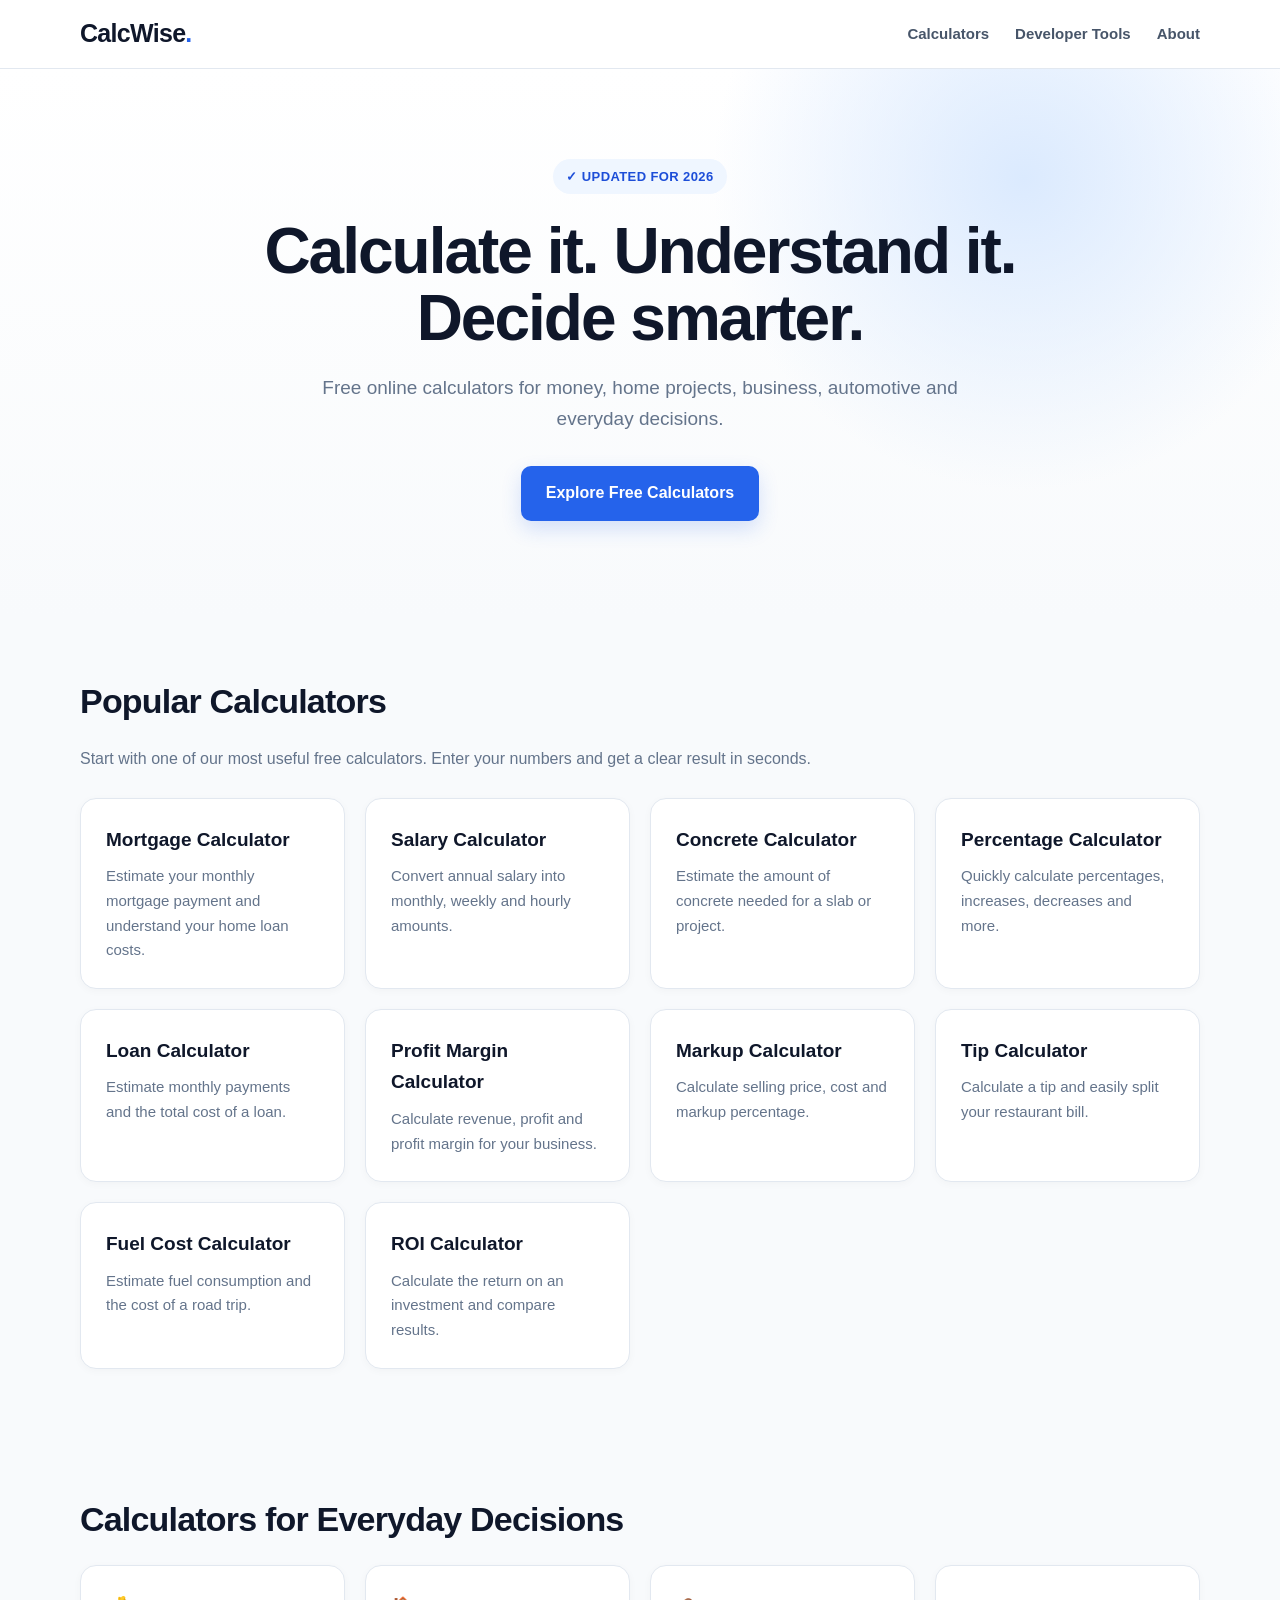
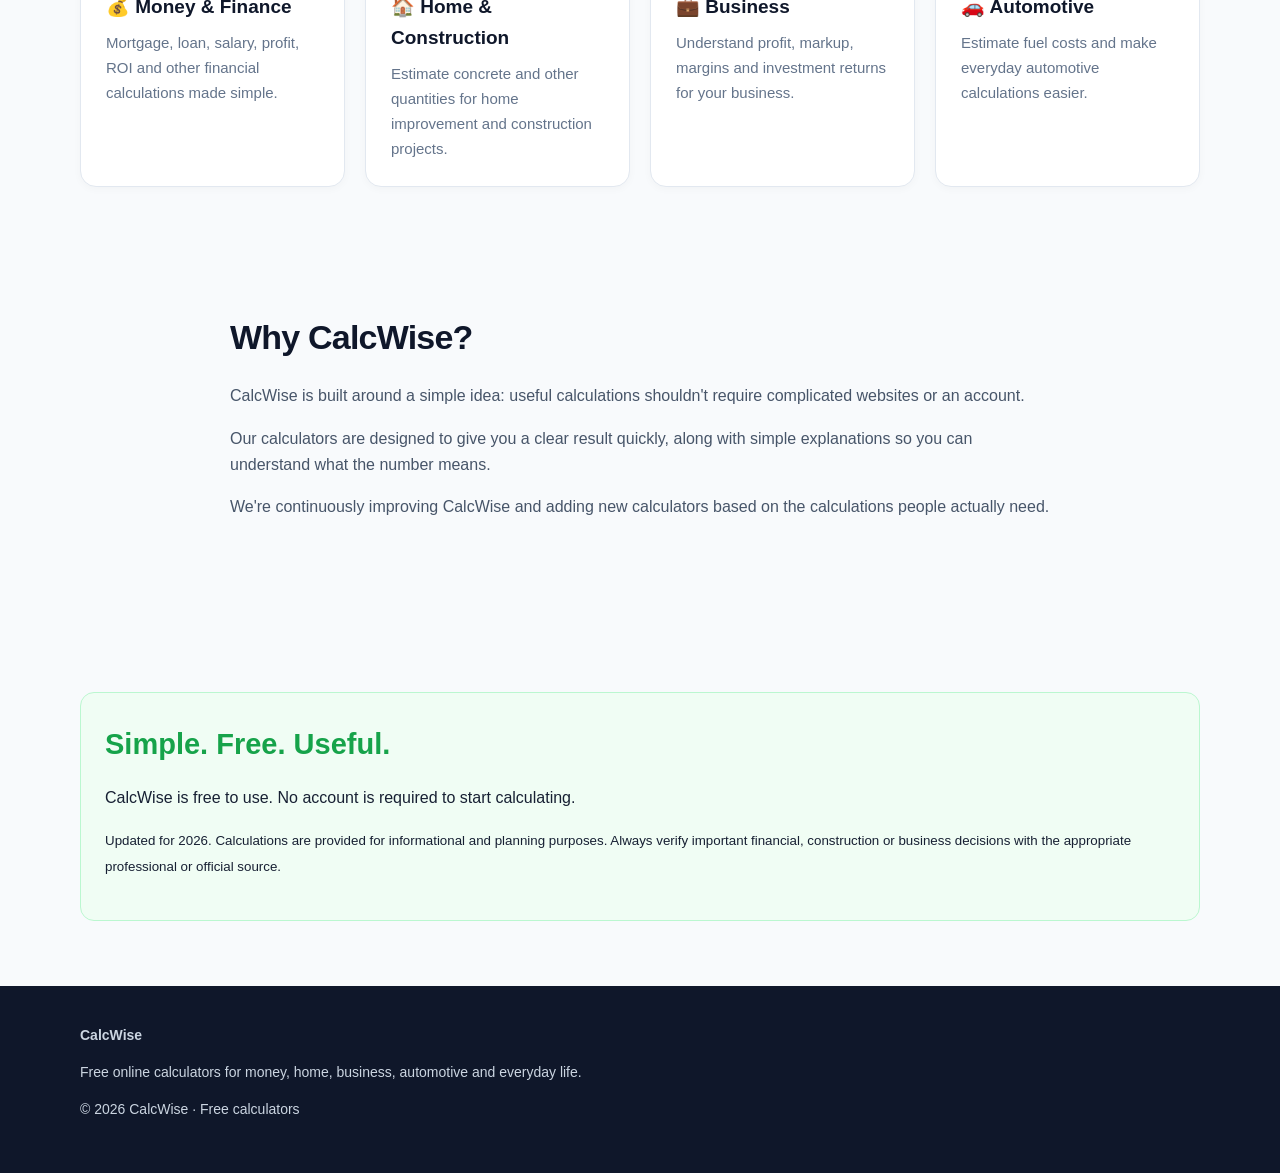
<file: index.html>
<!doctype html>
<html lang="en">
<head>
<meta charset="utf-8">
<meta name="viewport" content="width=device-width,initial-scale=1">

<title>CalcWise — Free Online Calculators | 2026</title>

<meta name="description" content="CalcWise provides free online calculators for mortgages, loans, salary, concrete, business, fuel, ROI and everyday calculations. Simple, fast and updated for 2026.">

<meta name="robots" content="index, follow">

<link rel="canonical" href="https://sameenkhalid387.github.io/Calcwise/">

<link rel="stylesheet" href="style.css">
</head>

<body>

<header class="site-header">
  <div class="wrap nav">

    <a class="brand" href="index.html">CalcWise</a>

    <nav>
  <a href="#calculators">Calculators</a>
  <a href="developer-tool.html?tool=json">Developer Tools</a>
  <a href="#about">About</a>
    </nav>
    
  </div>
</header>


<main>

<!-- HERO -->

<section class="hero">

  <div class="wrap">

    <span class="eyebrow">✓ UPDATED FOR 2026</span>

    <h1>Calculate it. Understand it. Decide smarter.</h1>

    <p>
      Free online calculators for money, home projects,
      business, automotive and everyday decisions.
    </p>

    <a class="button" href="#calculators">
      Explore Free Calculators
    </a>

  </div>

</section>


<!-- POPULAR CALCULATORS -->

<section id="calculators" class="wrap section">

  <h2>Popular Calculators</h2>

  <p class="intro">
    Start with one of our most useful free calculators.
    Enter your numbers and get a clear result in seconds.
  </p>

  <div class="grid">

    <a class="card" href="calculator.html?tool=mortgage">
      <h3>Mortgage Calculator</h3>
      <p>Estimate your monthly mortgage payment and understand your home loan costs.</p>
    </a>

    <a class="card" href="calculator.html?tool=salary">
      <h3>Salary Calculator</h3>
      <p>Convert annual salary into monthly, weekly and hourly amounts.</p>
    </a>

    <a class="card" href="calculator.html?tool=concrete">
      <h3>Concrete Calculator</h3>
      <p>Estimate the amount of concrete needed for a slab or project.</p>
    </a>

    <a class="card" href="calculator.html?tool=percentage">
      <h3>Percentage Calculator</h3>
      <p>Quickly calculate percentages, increases, decreases and more.</p>
    </a>

    <a class="card" href="calculator.html?tool=loan">
      <h3>Loan Calculator</h3>
      <p>Estimate monthly payments and the total cost of a loan.</p>
    </a>

    <a class="card" href="calculator.html?tool=profit">
      <h3>Profit Margin Calculator</h3>
      <p>Calculate revenue, profit and profit margin for your business.</p>
    </a>

    <a class="card" href="calculator.html?tool=markup">
      <h3>Markup Calculator</h3>
      <p>Calculate selling price, cost and markup percentage.</p>
    </a>

    <a class="card" href="calculator.html?tool=tip">
      <h3>Tip Calculator</h3>
      <p>Calculate a tip and easily split your restaurant bill.</p>
    </a>

    <a class="card" href="calculator.html?tool=fuel">
      <h3>Fuel Cost Calculator</h3>
      <p>Estimate fuel consumption and the cost of a road trip.</p>
    </a>

    <a class="card" href="calculator.html?tool=roi">
      <h3>ROI Calculator</h3>
      <p>Calculate the return on an investment and compare results.</p>
    </a>

  </div>

</section>


<!-- CATEGORIES -->

<section id="categories" class="wrap section">

  <h2>Calculators for Everyday Decisions</h2>

  <div class="grid">

    <div class="card">
      <h3>💰 Money & Finance</h3>
      <p>
        Mortgage, loan, salary, profit, ROI and other
        financial calculations made simple.
      </p>
    </div>

    <div class="card">
      <h3>🏠 Home & Construction</h3>
      <p>
        Estimate concrete and other quantities for
        home improvement and construction projects.
      </p>
    </div>

    <div class="card">
      <h3>💼 Business</h3>
      <p>
        Understand profit, markup, margins and
        investment returns for your business.
      </p>
    </div>

    <div class="card">
      <h3>🚗 Automotive</h3>
      <p>
        Estimate fuel costs and make everyday
        automotive calculations easier.
      </p>
    </div>

  </div>

</section>


<!-- WHY CALCWISE -->

<section id="about" class="wrap section about">

  <h2>Why CalcWise?</h2>

  <p>
    CalcWise is built around a simple idea:
    useful calculations shouldn't require complicated
    websites or an account.
  </p>

  <p>
    Our calculators are designed to give you a clear
    result quickly, along with simple explanations
    so you can understand what the number means.
  </p>

  <p>
    We're continuously improving CalcWise and adding
    new calculators based on the calculations people
    actually need.
  </p>

</section>


<!-- TRUST MESSAGE -->

<section class="wrap section">

  <div class="result">

    <strong>Simple. Free. Useful.</strong>

    <p>
      CalcWise is free to use. No account is required
      to start calculating.
    </p>

    <p>
      <small>
        Updated for 2026. Calculations are provided for
        informational and planning purposes. Always verify
        important financial, construction or business
        decisions with the appropriate professional or
        official source.
      </small>
    </p>

  </div>

</section>

</main>


<footer>

  <div class="wrap">

    <strong>CalcWise</strong>

    <p>
      Free online calculators for money, home,
      business, automotive and everyday life.
    </p>

    <p>
      © 2026 CalcWise · Free calculators
    </p>

  </div>

</footer>

</body>
</html>
</file>
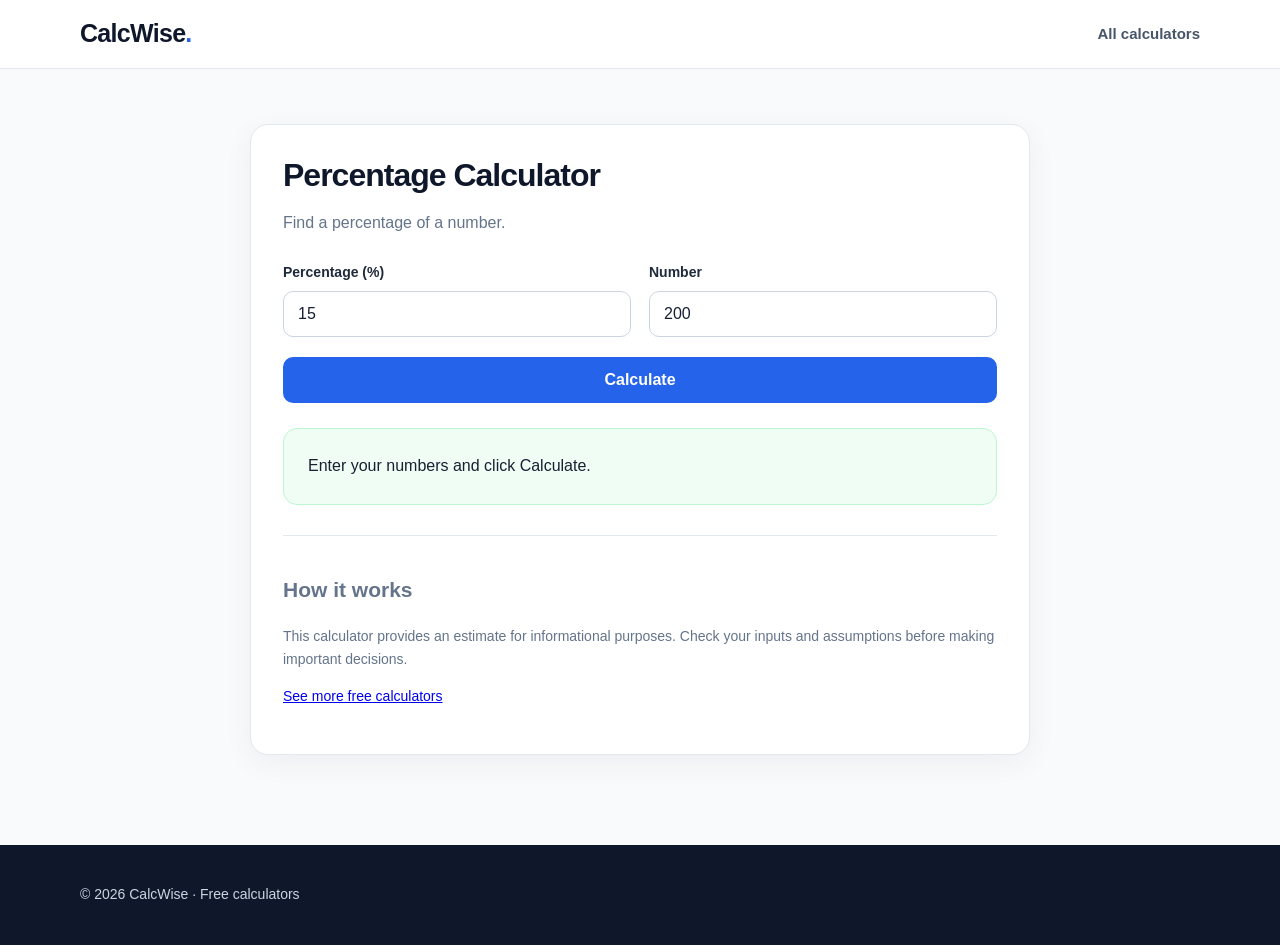
<file: calculator.html>
<!doctype html>
<html lang="en">
<head>
<meta charset="utf-8">
<meta name="viewport" content="width=device-width,initial-scale=1">
<title>Free Calculator | CalcWise</title>
<meta name="description" content="Use this free online calculator to get a quick, easy-to-understand result.">
<link rel="stylesheet" href="style.css">
</head>
<body>
<header class="site-header"><div class="wrap nav"><a class="brand" href="index.html">CalcWise</a><nav><a href="index.html#calculators">All calculators</a></nav></div></header>
<main class="wrap calculator-page">
  <div id="app"></div>
</main>
<footer><div class="wrap">© 2026 CalcWise · Free calculators</div></footer>
<script src="calculators.js"></script>
</body>
</html>
</file>
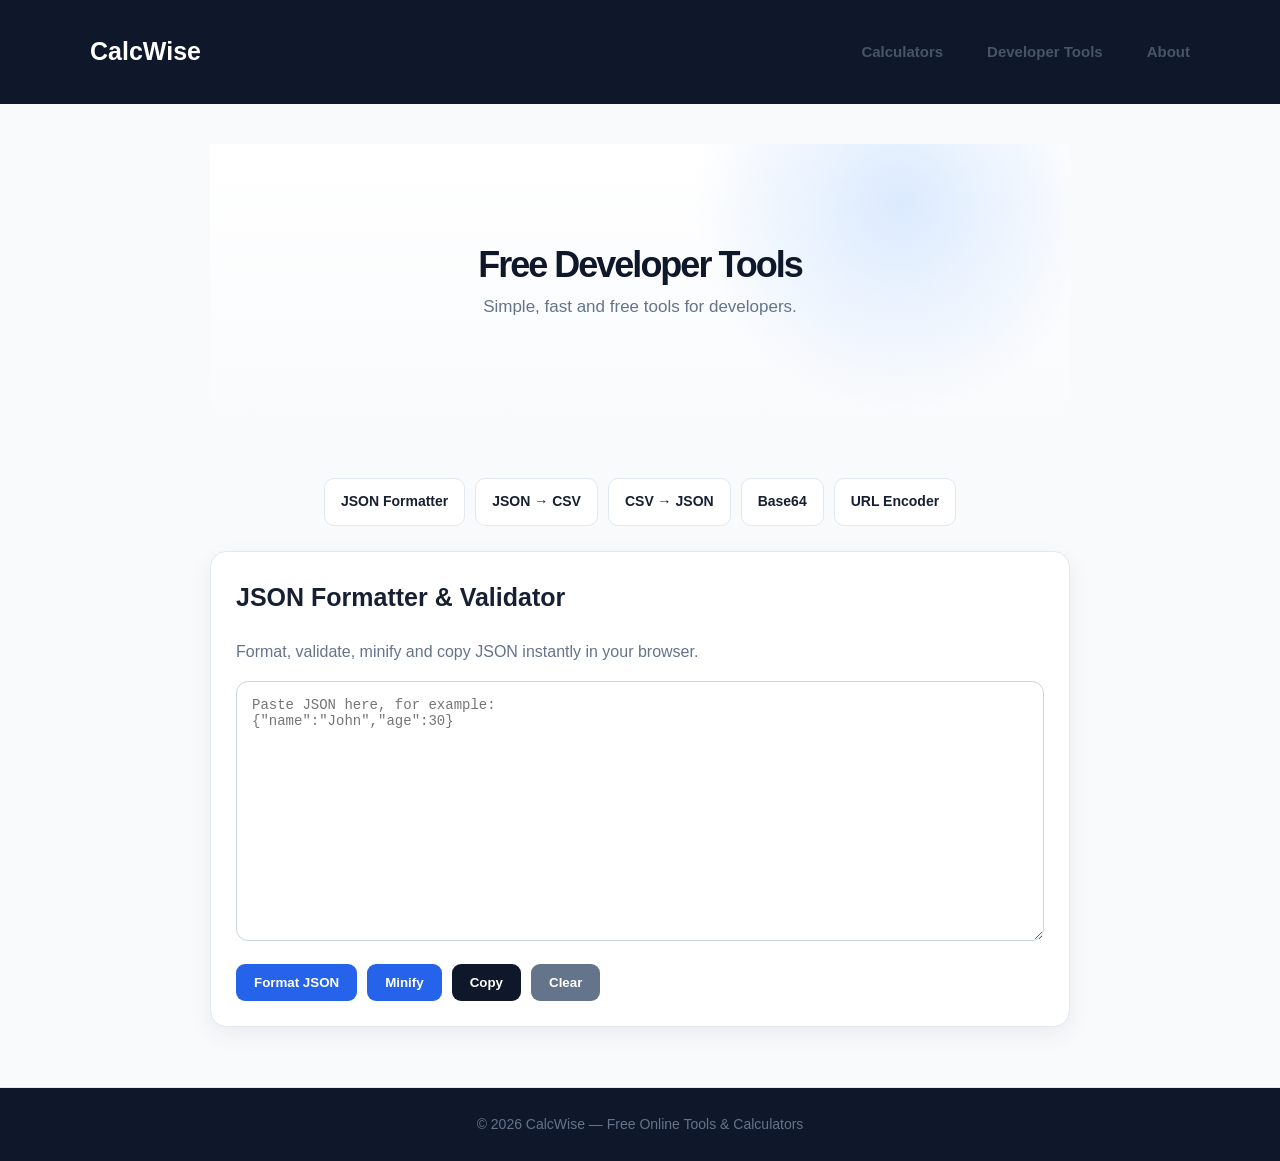
<file: developer-tool.html>
<!DOCTYPE html>
<html lang="en">
<head>
<meta charset="UTF-8">
<meta name="viewport" content="width=device-width, initial-scale=1.0">

<title>Developer Tools — CalcWise</title>

<meta name="description" content="Free online developer tools including JSON Formatter, JSON to CSV, CSV to JSON, Base64 Encoder and URL Encoder.">

<link rel="stylesheet" href="./style.css?v=3">

<style>
* {
    box-sizing: border-box;
}

body {
    margin: 0;
    font-family: Arial, sans-serif;
    background: #f8fafc;
    color: #172033;
}

header {
    background: #0f172a;
    color: white;
    padding: 18px 20px;
}

.nav {
    max-width: 1100px;
    margin: auto;
    display: flex;
    align-items: center;
    justify-content: space-between;
    gap: 20px;
}

.logo {
    font-size: 25px;
    font-weight: 800;
    color: white;
    text-decoration: none;
}

nav a {
    color: white;
    text-decoration: none;
    margin-left: 18px;
    font-size: 14px;
}

nav a:hover {
    text-decoration: underline;
}

.container {
    max-width: 900px;
    margin: 40px auto;
    padding: 0 20px;
}

.hero {
    text-align: center;
    margin-bottom: 30px;
}

.hero h1 {
    font-size: 36px;
    margin-bottom: 10px;
}

.hero p {
    color: #64748b;
    font-size: 17px;
}

.tool-menu {
    display: flex;
    flex-wrap: wrap;
    gap: 10px;
    margin-bottom: 25px;
    justify-content: center;
}

.tool-menu a {
    background: white;
    border: 1px solid #e2e8f0;
    color: #172033;
    padding: 11px 16px;
    border-radius: 10px;
    text-decoration: none;
    font-size: 14px;
    font-weight: 600;
}

.tool-menu a:hover,
.tool-menu a.active {
    background: #2563eb;
    color: white;
    border-color: #2563eb;
}

.tool-card {
    background: white;
    border: 1px solid #e2e8f0;
    border-radius: 16px;
    padding: 25px;
    box-shadow: 0 8px 25px rgba(15, 23, 42, 0.06);
}

.tool-card h2 {
    margin-top: 0;
    font-size: 25px;
}

.tool-card p {
    color: #64748b;
}

textarea {
    width: 100%;
    min-height: 260px;
    padding: 15px;
    border: 1px solid #cbd5e1;
    border-radius: 12px;
    resize: vertical;
    font-family: monospace;
    font-size: 14px;
    outline: none;
}

textarea:focus {
    border-color: #2563eb;
}

.buttons {
    display: flex;
    flex-wrap: wrap;
    gap: 10px;
    margin-top: 15px;
}

button {
    border: none;
    background: #2563eb;
    color: white;
    padding: 11px 18px;
    border-radius: 9px;
    cursor: pointer;
    font-weight: 600;
}

button:hover {
    background: #1d4ed8;
}

button.secondary {
    background: #0f172a;
}

button.danger {
    background: #64748b;
}

.result {
    margin-top: 20px;
}

.status {
    margin-top: 15px;
    padding: 12px;
    border-radius: 9px;
    background: #f0fdf4;
    color: #166534;
    display: none;
}

.error {
    background: #fef2f2;
    color: #991b1b;
}

footer {
    margin-top: 60px;
    padding: 25px;
    text-align: center;
    color: #64748b;
    border-top: 1px solid #e2e8f0;
}

@media (max-width: 650px) {

    .nav {
        flex-direction: column;
    }

    nav a {
        margin: 0 7px;
    }

    .hero h1 {
        font-size: 29px;
    }

    .tool-card {
        padding: 18px;
    }

    textarea {
        min-height: 220px;
    }
}
</style>
</head>

<body>

<header>
    <div class="nav">

        <a class="logo" href="index.html">CalcWise</a>

        <nav>
            <a href="index.html">Calculators</a>
            <a href="developer-tool.html?tool=json">Developer Tools</a>
            <a href="index.html#about">About</a>
        </nav>

    </div>
</header>


<main class="container">

    <div class="hero">
        <h1>Free Developer Tools</h1>
        <p>Simple, fast and free tools for developers.</p>
    </div>


    <!-- TOOL MENU -->

    <div class="tool-menu">

        <a href="?tool=json" id="menu-json">
            JSON Formatter
        </a>

        <a href="?tool=json-csv" id="menu-json-csv">
            JSON → CSV
        </a>

        <a href="?tool=csv-json" id="menu-csv-json">
            CSV → JSON
        </a>

        <a href="?tool=base64" id="menu-base64">
            Base64
        </a>

        <a href="?tool=url" id="menu-url">
            URL Encoder
        </a>

    </div>


    <!-- JSON FORMATTER -->

    <section class="tool-card" id="jsonTool">

        <h2>JSON Formatter & Validator</h2>

        <p>
            Format, validate, minify and copy JSON instantly in your browser.
        </p>

        <textarea id="jsonInput"
        placeholder='Paste JSON here, for example:
{"name":"John","age":30}'></textarea>

        <div class="buttons">

            <button onclick="formatJSON()">
                Format JSON
            </button>

            <button onclick="minifyJSON()">
                Minify
            </button>

            <button class="secondary" onclick="copyJSON()">
                Copy
            </button>

            <button class="danger" onclick="clearJSON()">
                Clear
            </button>

        </div>

        <div id="jsonStatus" class="status"></div>

    </section>


    <!-- JSON TO CSV -->

    <section class="tool-card" id="jsonCsvTool" style="display:none;">

        <h2>JSON → CSV Converter</h2>

        <p>
            Convert JSON data into CSV format instantly.
        </p>

        <textarea id="jsonCsvInput"
        placeholder='Paste JSON array here:
[{"name":"John","age":30},{"name":"Sarah","age":25}]'></textarea>

        <div class="buttons">

            <button onclick="convertJSONtoCSV()">
                Convert to CSV
            </button>

            <button class="secondary" onclick="copyCSV()">
                Copy CSV
            </button>

            <button onclick="downloadCSV()">
                Download CSV
            </button>

            <button class="danger" onclick="clearJSONCSV()">
                Clear
            </button>

        </div>

        <div class="result">

            <textarea id="csvOutput"
            placeholder="CSV result will appear here..."
            readonly></textarea>

        </div>

        <div id="jsonCsvStatus" class="status"></div>

    </section>


    <!-- CSV TO JSON -->

    <section class="tool-card" id="csvJsonTool" style="display:none;">

        <h2>CSV → JSON Converter</h2>

        <p>
            Convert CSV data into clean JSON instantly.
        </p>

        <textarea id="csvInput"
        placeholder="name,age,city
John,30,New York
Sarah,25,London"></textarea>

        <div class="buttons">

            <button onclick="convertCSVtoJSON()">
                Convert to JSON
            </button>

            <button class="secondary" onclick="copyCSVJSON()">
                Copy JSON
            </button>

            <button onclick="downloadJSON()">
                Download JSON
            </button>

            <button class="danger" onclick="clearCSVJSON()">
                Clear
            </button>

        </div>

        <div class="result">

            <textarea id="csvJsonOutput"
            placeholder="JSON result will appear here..."
            readonly></textarea>

        </div>

        <div id="csvJsonStatus" class="status"></div>

    </section>


    <!-- BASE64 -->

    <section class="tool-card" id="base64Tool" style="display:none;">

        <h2>Base64 Encoder & Decoder</h2>

        <p>
            Encode text to Base64 or decode Base64 back to normal text.
            Everything runs directly in your browser.
        </p>

        <textarea id="base64Input"
        placeholder="Enter text or Base64 here..."></textarea>

        <div class="buttons">

            <button onclick="encodeBase64()">
                Encode
            </button>

            <button onclick="decodeBase64()">
                Decode
            </button>

            <button class="secondary" onclick="copyBase64()">
                Copy
            </button>

            <button class="danger" onclick="clearBase64()">
                Clear
            </button>

        </div>

        <div id="base64Status" class="status"></div>

    </section>


    <!-- URL ENCODER -->

    <section class="tool-card" id="urlTool" style="display:none;">

        <h2>URL Encoder & Decoder</h2>

        <p>
            Encode URLs or text for safe use in web addresses, or decode
            encoded URLs back into readable text.
        </p>

        <textarea id="urlInput"
        placeholder="Enter URL or text here...
Example:
https://example.com/search?q=hello world"></textarea>

        <div class="buttons">

            <button onclick="encodeURL()">
                Encode URL
            </button>

            <button onclick="decodeURL()">
                Decode URL
            </button>

            <button class="secondary" onclick="copyURL()">
                Copy
            </button>

            <button class="danger" onclick="clearURL()">
                Clear
            </button>

        </div>

        <div id="urlStatus" class="status"></div>

    </section>

</main>


<footer>
    © 2026 CalcWise — Free Online Tools & Calculators
</footer>


<script>

/* =========================
   TOOL ROUTER
========================= */

const params = new URLSearchParams(window.location.search);
const tool = params.get("tool") || "json";

const jsonTool = document.getElementById("jsonTool");
const jsonCsvTool = document.getElementById("jsonCsvTool");
const csvJsonTool = document.getElementById("csvJsonTool");
const base64Tool = document.getElementById("base64Tool");
const urlTool = document.getElementById("urlTool");

const menuJson = document.getElementById("menu-json");
const menuJsonCsv = document.getElementById("menu-json-csv");
const menuCsvJson = document.getElementById("menu-csv-json");
const menuBase64 = document.getElementById("menu-base64");
const menuUrl = document.getElementById("menu-url");

jsonTool.style.display = "none";
jsonCsvTool.style.display = "none";
csvJsonTool.style.display = "none";
base64Tool.style.display = "none";
urlTool.style.display = "none";

menuJson.classList.remove("active");
menuJsonCsv.classList.remove("active");
menuCsvJson.classList.remove("active");
menuBase64.classList.remove("active");
menuUrl.classList.remove("active");

if (tool === "json-csv") {

    jsonCsvTool.style.display = "block";
    menuJsonCsv.classList.add("active");

} else if (tool === "csv-json") {

    csvJsonTool.style.display = "block";
    menuCsvJson.classList.add("active");

} else if (tool === "base64") {

    base64Tool.style.display = "block";
    menuBase64.classList.add("active");

} else if (tool === "url") {

    urlTool.style.display = "block";
    menuUrl.classList.add("active");

} else {

    jsonTool.style.display = "block";
    menuJson.classList.add("active");

}


/* =========================
   JSON FORMATTER
========================= */

function formatJSON() {

    const input = document.getElementById("jsonInput");
    const status = document.getElementById("jsonStatus");

    try {

        const data = JSON.parse(input.value);

        input.value = JSON.stringify(data, null, 2);

        showStatus(
            status,
            "✓ Valid JSON — formatted successfully.",
            false
        );

    } catch (error) {

        showStatus(
            status,
            "✕ Invalid JSON: " + error.message,
            true
        );

    }

}


function minifyJSON() {

    const input = document.getElementById("jsonInput");
    const status = document.getElementById("jsonStatus");

    try {

        const data = JSON.parse(input.value);

        input.value = JSON.stringify(data);

        showStatus(
            status,
            "✓ JSON minified successfully.",
            false
        );

    } catch (error) {

        showStatus(
            status,
            "✕ Invalid JSON: " + error.message,
            true
        );

    }

}


function copyJSON() {

    navigator.clipboard.writeText(
        document.getElementById("jsonInput").value
    );

}


function clearJSON() {

    document.getElementById("jsonInput").value = "";

    document.getElementById("jsonStatus").style.display = "none";

}


/* =========================
   JSON → CSV
========================= */

function csvEscape(value) {

    if (value === null || value === undefined) {
        return "";
    }

    let text = String(value);

    if (
        text.includes(",") ||
        text.includes('"') ||
        text.includes("\n")
    ) {

        text = '"' + text.replace(/"/g, '""') + '"';

    }

    return text;

}


function convertJSONtoCSV() {

    const input = document.getElementById("jsonCsvInput");
    const output = document.getElementById("csvOutput");
    const status = document.getElementById("jsonCsvStatus");

    try {

        const data = JSON.parse(input.value);

        if (!Array.isArray(data)) {

            throw new Error(
                "JSON must contain an array of objects."
            );

        }

        if (data.length === 0) {

            throw new Error(
                "JSON array is empty."
            );

        }

        const headers = [
            ...new Set(
                data.flatMap(item =>
                    Object.keys(item)
                )
            )
        ];

        const rows = [];

        rows.push(
            headers.map(csvEscape).join(",")
        );

        data.forEach(item => {

            rows.push(
                headers
                    .map(header =>
                        csvEscape(item[header])
                    )
                    .join(",")
            );

        });

        output.value = rows.join("\n");

        showStatus(
            status,
            "✓ Converted successfully.",
            false
        );

    } catch (error) {

        showStatus(
            status,
            "✕ " + error.message,
            true
        );

    }

}


function copyCSV() {

    navigator.clipboard.writeText(
        document.getElementById("csvOutput").value
    );

}


function downloadCSV() {

    const csv =
        document.getElementById("csvOutput").value;

    if (!csv) return;

    const blob = new Blob(
        [csv],
        { type: "text/csv" }
    );

    const url = URL.createObjectURL(blob);

    const a = document.createElement("a");

    a.href = url;
    a.download = "calcwise-data.csv";

    a.click();

    URL.revokeObjectURL(url);

}


function clearJSONCSV() {

    document.getElementById("jsonCsvInput").value = "";
    document.getElementById("csvOutput").value = "";

    document.getElementById("jsonCsvStatus").style.display = "none";

}


/* =========================
   CSV → JSON
========================= */

function parseCSV(text) {

    const rows = [];

    let row = [];
    let cell = "";
    let insideQuotes = false;

    for (let i = 0; i < text.length; i++) {

        const char = text[i];

        if (char === '"') {

            if (
                insideQuotes &&
                text[i + 1] === '"'
            ) {

                cell += '"';
                i++;

            } else {

                insideQuotes = !insideQuotes;

            }

        } else if (
            char === "," &&
            !insideQuotes
        ) {

            row.push(cell);
            cell = "";

        } else if (
            (char === "\n" || char === "\r") &&
            !insideQuotes
        ) {

            if (
                char === "\r" &&
                text[i + 1] === "\n"
            ) {
                i++;
            }

            row.push(cell);

            rows.push(row);

            row = [];
            cell = "";

        } else {

            cell += char;

        }

    }

    if (cell !== "" || row.length > 0) {

        row.push(cell);
        rows.push(row);

    }

    return rows;

}


function convertCSVtoJSON() {

    const input =
        document.getElementById("csvInput");

    const output =
        document.getElementById("csvJsonOutput");

    const status =
        document.getElementById("csvJsonStatus");

    try {

        const rows =
            parseCSV(input.value.trim());

        if (rows.length < 2) {

            throw new Error(
                "CSV must contain a header row and at least one data row."
            );

        }

        const headers = rows[0];

        const result = rows
            .slice(1)
            .filter(row =>
                row.some(value =>
                    value.trim() !== ""
                )
            )
            .map(row => {

                const obj = {};

                headers.forEach((header, index) => {

                    obj[header] =
                        row[index] !== undefined
                            ? row[index]
                            : "";

                });

                return obj;

            });

        output.value =
            JSON.stringify(result, null, 2);

        showStatus(
            status,
            "✓ Converted successfully.",
            false
        );

    } catch (error) {

        showStatus(
            status,
            "✕ " + error.message,
            true
        );

    }

}


function copyCSVJSON() {

    navigator.clipboard.writeText(
        document.getElementById("csvJsonOutput").value
    );

}


function downloadJSON() {

    const json =
        document.getElementById("csvJsonOutput").value;

    if (!json) return;

    const blob = new Blob(
        [json],
        { type: "application/json" }
    );

    const url =
        URL.createObjectURL(blob);

    const a =
        document.createElement("a");

    a.href = url;
    a.download = "calcwise-data.json";

    a.click();

    URL.revokeObjectURL(url);

}


function clearCSVJSON() {

    document.getElementById("csvInput").value = "";

    document.getElementById("csvJsonOutput").value = "";

    document.getElementById("csvJsonStatus").style.display = "none";

}


/* =========================
   BASE64
========================= */

function bytesToBase64(bytes) {

    let binary = "";

    const chunkSize = 0x8000;

    for (
        let i = 0;
        i < bytes.length;
        i += chunkSize
    ) {

        binary += String.fromCharCode(
            ...bytes.subarray(
                i,
                i + chunkSize
            )
        );

    }

    return btoa(binary);

}


function base64ToBytes(base64) {

    const binary =
        atob(
            base64.replace(/\s/g, "")
        );

    const bytes =
        new Uint8Array(binary.length);

    for (
        let i = 0;
        i < binary.length;
        i++
    ) {

        bytes[i] =
            binary.charCodeAt(i);

    }

    return bytes;

}


function encodeBase64() {

    const input =
        document.getElementById("base64Input");

    const status =
        document.getElementById("base64Status");

    try {

        const bytes =
            new TextEncoder().encode(
                input.value
            );

        input.value =
            bytesToBase64(bytes);

        showStatus(
            status,
            "✓ Text encoded to Base64.",
            false
        );

    } catch (error) {

        showStatus(
            status,
            "✕ Unable to encode text.",
            true
        );

    }

}


function decodeBase64() {

    const input =
        document.getElementById("base64Input");

    const status =
        document.getElementById("base64Status");

    try {

        const bytes =
            base64ToBytes(input.value);

        input.value =
            new TextDecoder().decode(bytes);

        showStatus(
            status,
            "✓ Base64 decoded successfully.",
            false
        );

    } catch (error) {

        showStatus(
            status,
            "✕ Invalid Base64 data.",
            true
        );

    }

}


function copyBase64() {

    navigator.clipboard.writeText(
        document.getElementById("base64Input").
</file>
<file: style.css>
/* =========================================
   CALCWISE — 2026 PROFESSIONAL DESIGN
   ========================================= */

* {
  box-sizing: border-box;
}

:root {
  --navy: #0f172a;
  --navy-light: #1e293b;
  --blue: #2563eb;
  --blue-dark: #1d4ed8;
  --blue-light: #eff6ff;
  --green: #16a34a;
  --green-light: #f0fdf4;
  --text: #172033;
  --muted: #64748b;
  --border: #e2e8f0;
  --background: #f8fafc;
  --white: #ffffff;
}

html {
  scroll-behavior: smooth;
}

body {
  margin: 0;
  font-family: Arial, Helvetica, sans-serif;
  color: var(--text);
  background: var(--background);
  line-height: 1.65;
}

.wrap {
  width: min(1120px, 92%);
  margin: auto;
}

/* =========================================
   HEADER
   ========================================= */

.site-header {
  background: var(--white);
  border-bottom: 1px solid var(--border);
  position: sticky;
  top: 0;
  z-index: 100;
}

.nav {
  min-height: 68px;
  display: flex;
  align-items: center;
  justify-content: space-between;
  gap: 20px;
}

.brand {
  font-size: 25px;
  font-weight: 800;
  color: var(--navy);
  text-decoration: none;
  letter-spacing: -0.7px;
}

.brand::after {
  content: ".";
  color: var(--blue);
}

.nav nav {
  display: flex;
  align-items: center;
  gap: 26px;
}

.nav nav a {
  color: #475569;
  text-decoration: none;
  font-size: 15px;
  font-weight: 600;
  transition: 0.2s;
}

.nav nav a:hover {
  color: var(--blue);
}

/* =========================================
   HERO
   ========================================= */

.hero {
  background:
    radial-gradient(circle at 80% 20%, #dbeafe 0, transparent 28%),
    linear-gradient(180deg, #ffffff 0%, #f8fafc 100%);
  padding: 90px 0 95px;
  text-align: center;
}

.eyebrow {
  display: inline-block;
  background: var(--blue-light);
  color: var(--blue-dark);
  padding: 7px 13px;
  border-radius: 999px;
  font-size: 13px;
  font-weight: 800;
  letter-spacing: 0.4px;
  margin-bottom: 12px;
}

.hero h1 {
  font-size: clamp(38px, 6vw, 64px);
  line-height: 1.04;
  letter-spacing: -2px;
  max-width: 900px;
  margin: 12px auto 20px;
  color: var(--navy);
}

.hero p {
  font-size: 19px;
  color: var(--muted);
  max-width: 690px;
  margin: 0 auto 32px;
}

.button {
  display: inline-block;
  background: var(--blue);
  color: white;
  padding: 14px 25px;
  border-radius: 10px;
  text-decoration: none;
  font-weight: 800;
  box-shadow: 0 8px 20px rgba(37, 99, 235, 0.18);
  transition: 0.2s;
}

.button:hover {
  background: var(--blue-dark);
  transform: translateY(-2px);
  box-shadow: 0 12px 25px rgba(37, 99, 235, 0.24);
}

/* =========================================
   SECTIONS
   ========================================= */

.section {
  padding: 65px 0;
}

.section h2 {
  font-size: 34px;
  line-height: 1.2;
  letter-spacing: -0.8px;
  margin: 0 0 25px;
  color: var(--navy);
}

.grid {
  display: grid;
  grid-template-columns: repeat(
    auto-fit,
    minmax(230px, 1fr)
  );
  gap: 20px;
}

/* =========================================
   CALCULATOR CARDS
   ========================================= */

.card {
  display: block;
  background: var(--white);
  padding: 25px;
  border: 1px solid var(--border);
  border-radius: 16px;
  text-decoration: none;
  color: inherit;
  transition: all 0.2s ease;
  box-shadow: 0 2px 8px rgba(15, 23, 42, 0.03);
}

.card:hover {
  transform: translateY(-4px);
  border-color: #bfdbfe;
  box-shadow: 0 14px 35px rgba(15, 23, 42, 0.09);
}

.card h3 {
  margin: 0 0 9px;
  color: var(--navy);
  font-size: 19px;
}

.card p {
  margin: 0;
  color: var(--muted);
  font-size: 15px;
}

/* =========================================
   ABOUT
   ========================================= */

.about {
  max-width: 820px;
}

.about p {
  color: #475569;
}

/* =========================================
   CALCULATOR PAGE
   ========================================= */

.calculator-page {
  padding: 55px 0 90px;
}

.calc-shell {
  max-width: 780px;
  margin: auto;
  background: var(--white);
  border: 1px solid var(--border);
  border-radius: 18px;
  padding: 32px;
  box-shadow: 0 8px 30px rgba(15, 23, 42, 0.05);
}

.calc-shell h1 {
  margin-top: 0;
  margin-bottom: 10px;
  line-height: 1.15;
  letter-spacing: -1px;
  color: var(--navy);
}

.intro {
  color: var(--muted);
  margin-bottom: 25px;
}

/* =========================================
   FORMS
   ========================================= */

.form-grid {
  display: grid;
  grid-template-columns: 1fr 1fr;
  gap: 18px;
}

.field label {
  display: block;
  font-weight: 700;
  margin-bottom: 7px;
  color: var(--navy-light);
  font-size: 14px;
}

.field input,
.field select {
  width: 100%;
  padding: 13px 14px;
  border: 1px solid #cbd5e1;
  border-radius: 10px;
  font-size: 16px;
  background: white;
  color: var(--text);
  outline: none;
  transition: 0.2s;
}

.field input:focus,
.field select:focus {
  border-color: var(--blue);
  box-shadow: 0 0 0 3px rgba(37, 99, 235, 0.1);
}

/* =========================================
   CALCULATE BUTTON
   ========================================= */

.calc-button {
  width: 100%;
  border: 0;
  background: var(--blue);
  color: white;
  padding: 14px 20px;
  border-radius: 10px;
  font-size: 16px;
  font-weight: 800;
  cursor: pointer;
  margin-top: 20px;
  transition: 0.2s;
}

.calc-button:hover {
  background: var(--blue-dark);
  transform: translateY(-1px);
}

/* =========================================
   RESULTS
   ========================================= */

.result {
  margin-top: 25px;
  padding: 24px;
  background: var(--green-light);
  border-radius: 14px;
  border: 1px solid #bbf7d0;
}

.result strong {
  display: block;
  font-size: 29px;
  color: var(--green);
  margin-top: 4px;
}

/* =========================================
   NOTES
   ========================================= */

.notes {
  margin-top: 30px;
  padding-top: 20px;
  border-top: 1px solid var(--border);
  color: var(--muted);
  font-size: 14px;
}

/* =========================================
   FOOTER
   ========================================= */

footer {
  padding: 38px 0;
  background: var(--navy);
  color: #cbd5e1;
  font-size: 14px;
}

footer a {
  color: #e2e8f0;
  text-decoration: none;
}

footer a:hover {
  color: white;
}

/* =========================================
   MOBILE
   ========================================= */

@media (max-width: 700px) {

  .nav {
    min-height: 62px;
  }

  .brand {
    font-size: 22px;
  }

  .nav nav {
    gap: 13px;
  }

  .nav nav a {
    font-size: 13px;
  }

  .hero {
    padding: 65px 0 70px;
  }

  .hero h1 {
    font-size: 42px;
    letter-spacing: -1.5px;
  }

  .hero p {
    font-size: 17px;
  }

  .section {
    padding: 50px 0;
  }

  .section h2 {
    font-size: 29px;
  }

  .form-grid {
    grid-template-columns: 1fr;
  }

  .calc-shell {
    padding: 22px;
    border-radius: 14px;
  }
}

@media (max-width: 430px) {

  .nav nav {
    gap: 9px;
  }

  .nav nav a {
    font-size: 12px;
  }

  .hero h1 {
    font-size: 36px;
  }

  .hero {
    padding: 55px 0 60px;
  }

  .card {
    padding: 21px;
  }
  }
</file>
